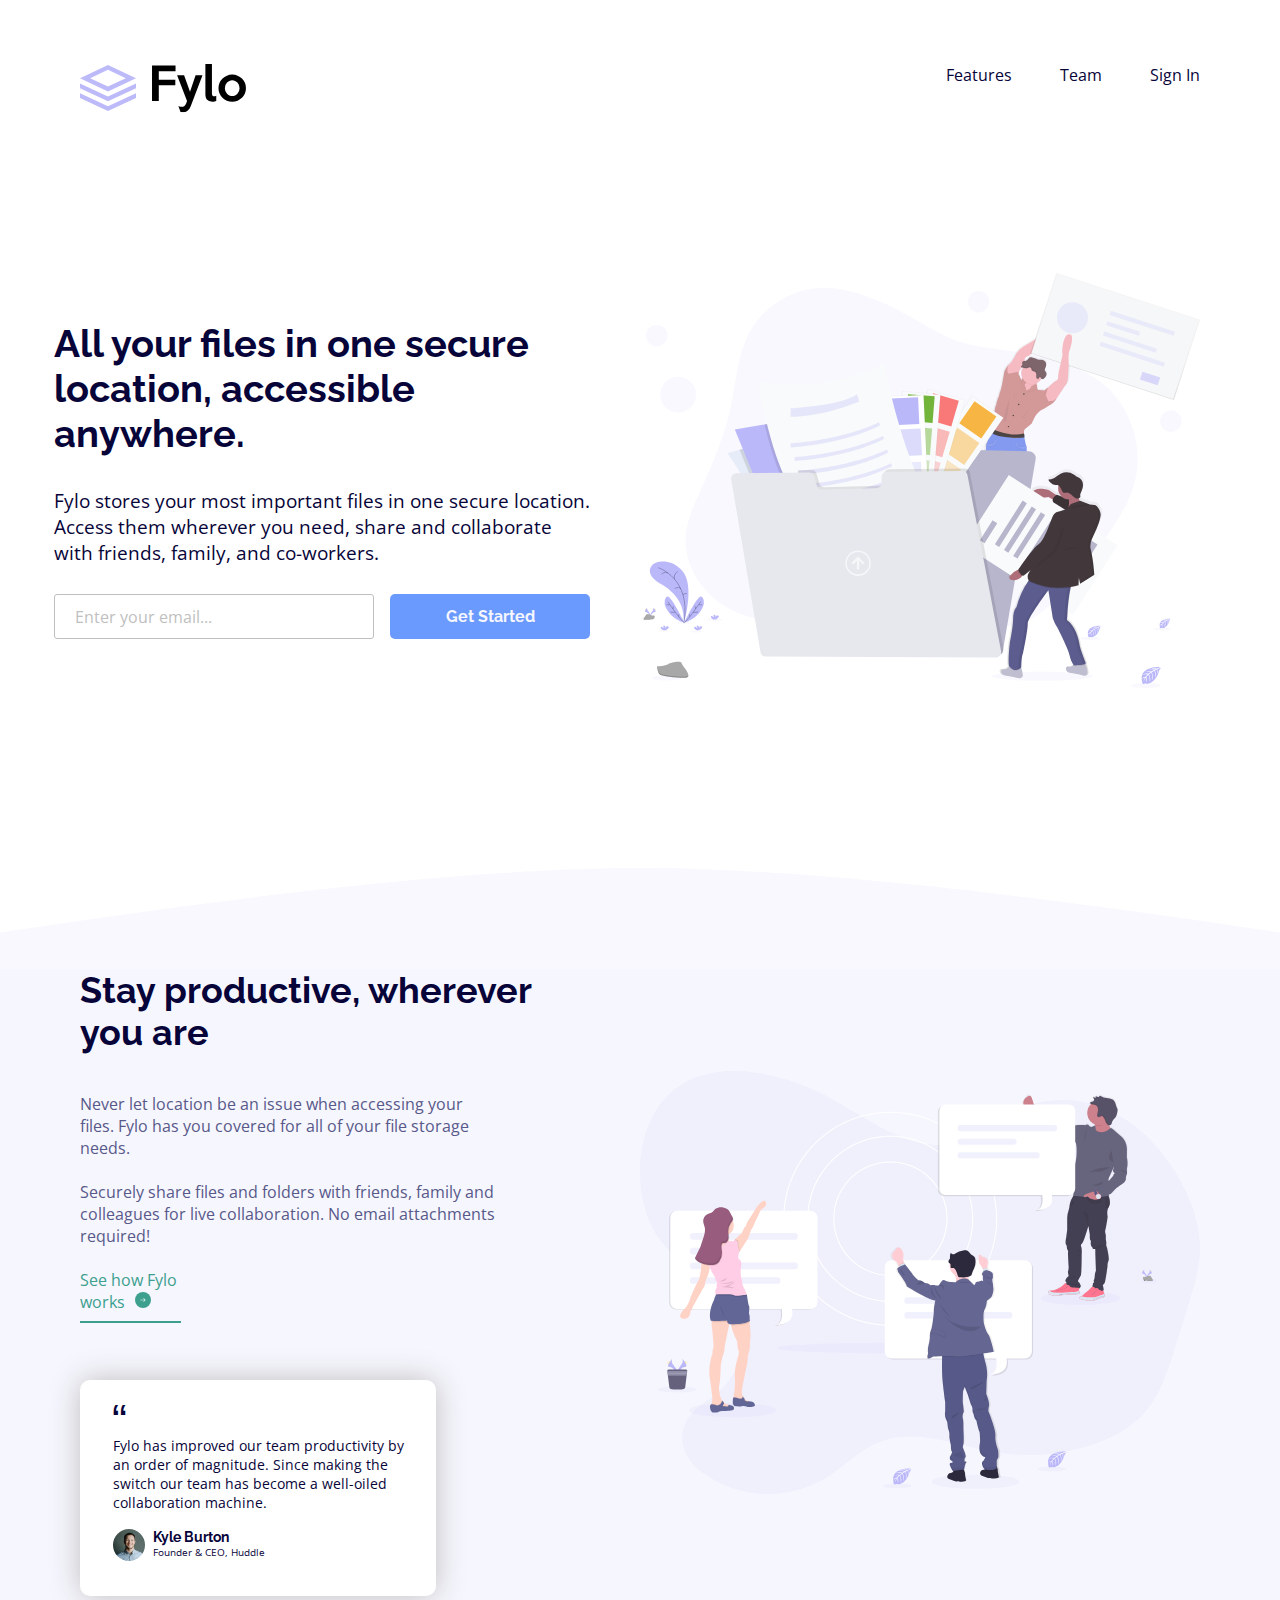
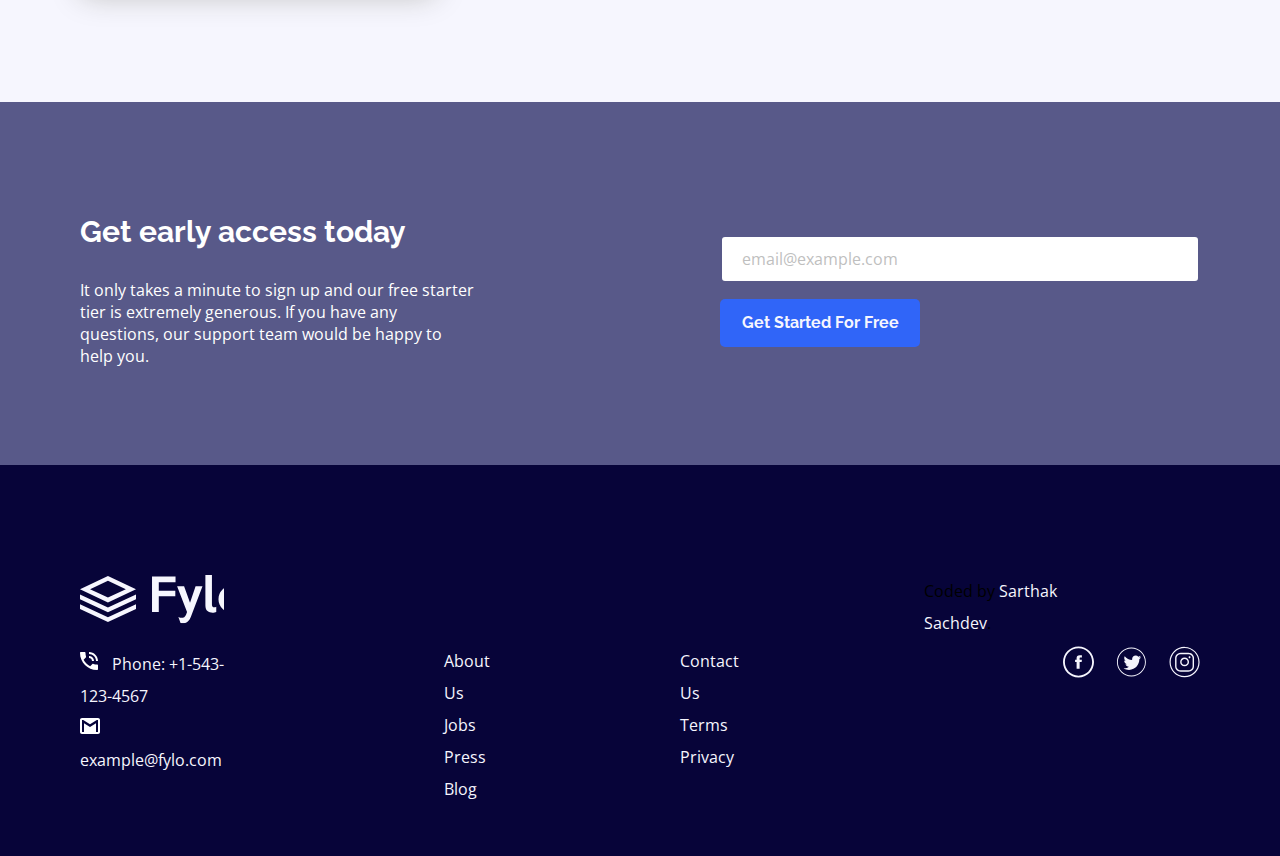
<file: index.html>
<!DOCTYPE html>
<html lang="en">
  <head>
    <meta charset="UTF-8" />
    <meta name="viewport" content="width=device-width, initial-scale=1.0" />

    <link
      rel="icon"
      type="image/png"
      sizes="32x32"
      href="./images/favicon-32x32.png"
    />
    <link rel="stylesheet" href="style.css" />
    <title>Fylo- file management application</title>
  </head>

  <body>
    <main>
      <h1 class="sr-only">Fylo- File management application for the modern generation</h1>
      <header>
        <svg
          width="166"
          height="49"
          xmlns="http://www.w3.org/2000/svg"
          xmlns:xlink="http://www.w3.org/1999/xlink"
        >
          <defs>
            <path id="a" d="M.014.03h93.96v48.29H.015z" />
          </defs>
          <g fill="none" fill-rule="evenodd">
            <path
              d="M0 14.13v.123l27.95 13.13L56 14.209v-.033L27.95 1 0 14.13zm10.077.062L27.95 5.795l17.877 8.397-17.877 8.396-17.874-8.396zM27.95 32.483L0 19.55v4.784l27.95 12.964L56 24.289v-4.784L27.95 32.483zm0 9.703L0 29.25v4.783L27.95 47 56 33.99v-4.784l-28.05 12.98z"
              fill="#BDBAFA"
            />
            <g transform="translate(72)">
              <mask id="b" fill="#fff">
                <use xlink:href="#a" />
              </mask>
              <path
                d="M87.56 24.152a8.1 8.1 0 0 0-2.161-5.573 7.259 7.259 0 0 0-2.34-1.673 6.864 6.864 0 0 0-2.85-.601c-1.01 0-1.961.2-2.852.601a7.257 7.257 0 0 0-2.34 1.673 8.102 8.102 0 0 0-2.16 5.574 8.102 8.102 0 0 0 2.16 5.573 7.257 7.257 0 0 0 2.34 1.672 6.864 6.864 0 0 0 2.851.602c1.01 0 1.96-.2 2.852-.602a7.259 7.259 0 0 0 2.339-1.672 8.1 8.1 0 0 0 2.16-5.574zm6.415 0c0 1.932-.357 3.723-1.07 5.373a13.098 13.098 0 0 1-2.94 4.28c-1.247 1.205-2.71 2.156-4.388 2.854-1.678.699-3.468 1.048-5.369 1.048-1.9 0-3.683-.349-5.346-1.048a13.863 13.863 0 0 1-4.366-2.876 13.351 13.351 0 0 1-2.94-4.302c-.713-1.65-1.07-3.426-1.07-5.329 0-1.873.364-3.634 1.092-5.284a13.92 13.92 0 0 1 2.962-4.325 13.671 13.671 0 0 1 4.367-2.898 13.552 13.552 0 0 1 5.301-1.048c1.901 0 3.69.35 5.369 1.048 1.678.698 3.14 1.65 4.388 2.854 1.248 1.204 2.228 2.638 2.94 4.302.713 1.665 1.07 3.449 1.07 5.351zM64.258 36.905a8.6 8.6 0 0 1-1.715.58c-.638.148-1.3.222-1.982.222a9.84 9.84 0 0 1-2.74-.379 6.003 6.003 0 0 1-2.295-1.226c-.653-.565-1.173-1.3-1.56-2.207-.385-.907-.578-2-.578-3.277V.029h6.549v29.474c0 1.07.215 1.806.646 2.207.43.401.943.602 1.537.602.742 0 1.455-.223 2.138-.669v5.262zM50.492 11.22L38.908 41.854c-.861 2.289-1.99 3.939-3.386 4.95-1.396 1.01-3.06 1.515-4.99 1.515-.297 0-.623-.022-.98-.066a7.352 7.352 0 0 1-1.025-.201l-2.138-5.975a8.486 8.486 0 0 0 1.56.557c.534.134 1.039.201 1.514.201 1.01 0 1.93-.23 2.762-.691.832-.46 1.47-1.315 1.916-2.564l.891-2.586-9.935-25.773h6.995l5.925 16.588 5.57-16.588h6.905zM23.538 7.342H6.786v8.294h16.529v5.618H6.785v15.784H.015V1.412h23.524v5.93z"
                fill="#000"
                mask="url(#b)"
              />
            </g>
          </g>
        </svg>

        <nav>
          <ul class="nav_links">
            <li class="features"><a href="">Features</a></li>
            <li class="team"><a href="">Team</a></li>
            <li class="sign-up"><a href="">Sign In</a></li>
          </ul>
        </nav>
      </header>

      <section class="fylo-intro">
        <img
          src="images/illustration-1.svg"
          alt="this is an illustration of 2 people putting all their files in one huge folder"
          class="illustration-1"
        />
        <div class="get-started">
          <h2>All your files in one secure location, accessible anywhere.</h2>

          <p>
            Fylo stores your most important files in one secure location. Access
            them wherever you need, share and collaborate with friends, family,
            and co-workers.
          </p>

          <form class="email">
            <input
              type="email"
              placeholder="Enter your email..."
              required
              oninvalid="this.setCustomValidity('please check your email')"
            />
            <button type="submit">Get Started</button>
          </form>
        </div>
      </section>

      <picture>
        <source
          media="(min-width: 751px)"
          srcset="images/bg-curve-desktop.svg"
        />
        <img
          src="images/bg-curve-mobile.svg"
          alt="curve-mobile"
          id="bg-curve-mobile"
        />
      </picture>

      <section class="productive">
        <img
          src="images/illustration-2.svg"
          alt="this is an illustration of 3 people holding up speach bubbles"
          class="illustration-2"
        />
        <div class="prod-desc">
          <h2>Stay productive, wherever you are</h2>

          <p>
            Never let location be an issue when accessing your files. Fylo has
            you covered for all of your file storage needs.
          </p>

          <br />

          <p>
            Securely share files and folders with friends, family and colleagues
            for live collaboration. No email attachments required!
          </p>

          <br />

          <div class="see-more">
            <a href="">
              See how Fylo works<svg
                width="16"
                height="16"
                xmlns="http://www.w3.org/2000/svg"
                xmlns:xlink="http://www.w3.org/1999/xlink"
              >
                <defs>
                  <circle id="b" cx="6" cy="6" r="6" />
                  <filter
                    x="-25%"
                    y="-25%"
                    width="150%"
                    height="150%"
                    filterUnits="objectBoundingBox"
                    id="a"
                  >
                    <feOffset in="SourceAlpha" result="shadowOffsetOuter1" />
                    <feGaussianBlur
                      stdDeviation="1"
                      in="shadowOffsetOuter1"
                      result="shadowBlurOuter1"
                    />
                    <feColorMatrix
                      values="0 0 0 0 0.239215686 0 0 0 0 0.62745098 0 0 0 0 0.560784314 0 0 0 0.793506567 0"
                      in="shadowBlurOuter1"
                    />
                  </filter>
                </defs>
                <g fill="none" fill-rule="evenodd">
                  <g transform="translate(2 2)">
                    <use fill="#000" filter="url(#a)" xlink:href="#b" />
                    <use fill="#3DA08F" xlink:href="#b" />
                  </g>
                  <path
                    d="M8.582 6l-.363.35 1.452 1.4H5.333v.5h4.338L8.22 9.65l.363.35 2.074-2z"
                    fill="#FFF"
                  />
                </g>
              </svg>
            </a>
          </div>

          <br />

          <div class="testimonial">
            <img src="images/icon-quotes.svg" alt="" />
            <p>
              Fylo has improved our team productivity by an order of magnitude.
              Since making the switch our team has become a well-oiled
              collaboration machine.
            </p>

            <div class="profile">
              <img src="images/avatar-testimonial.jpg" alt="" />

              <span>
                <h3>Kyle Burton</h3>
                <p>Founder & CEO, Huddle</p>
              </span>
            </div>
          </div>
        </div>
      </section>

      <section class="early-access">
        <div class="ea-desc">
          <h2>Get early access today</h2>

          <p>
            It only takes a minute to sign up and our free starter tier is
            extremely generous. If you have any questions, our support team
            would be happy to help you.
          </p>
        </div>

        <form class="free-trial">
          <input
            type="email"
            placeholder="email@example.com"
            required
            oninvalid="setCustomValidity('please check email')"
          />
          <button type="submit">Get Started For Free</button>
        </form>
      </section>

      <footer>
        <div class="fylo-footer">
          <svg
            width="166"
            height="49"
            xmlns="http://www.w3.org/2000/svg"
            xmlns:xlink="http://www.w3.org/1999/xlink"
          >
            <defs>
              <path id="a" d="M.014.03h93.96v48.29H.015z" />
            </defs>
            <g fill="none" fill-rule="evenodd">
              <path
                d="M0 14.13v.123l27.95 13.13L56 14.209v-.033L27.95 1 0 14.13zm10.077.062L27.95 5.795l17.877 8.397-17.877 8.396-17.874-8.396zM27.95 32.483L0 19.55v4.784l27.95 12.964L56 24.289v-4.784L27.95 32.483zm0 9.703L0 29.25v4.783L27.95 47 56 33.99v-4.784l-28.05 12.98z"
                fill="#BDBAFA"
              />
              <g transform="translate(72)">
                <mask id="b" fill="#fff">
                  <use xlink:href="#a" />
                </mask>
                <path
                  d="M87.56 24.152a8.1 8.1 0 0 0-2.161-5.573 7.259 7.259 0 0 0-2.34-1.673 6.864 6.864 0 0 0-2.85-.601c-1.01 0-1.961.2-2.852.601a7.257 7.257 0 0 0-2.34 1.673 8.102 8.102 0 0 0-2.16 5.574 8.102 8.102 0 0 0 2.16 5.573 7.257 7.257 0 0 0 2.34 1.672 6.864 6.864 0 0 0 2.851.602c1.01 0 1.96-.2 2.852-.602a7.259 7.259 0 0 0 2.339-1.672 8.1 8.1 0 0 0 2.16-5.574zm6.415 0c0 1.932-.357 3.723-1.07 5.373a13.098 13.098 0 0 1-2.94 4.28c-1.247 1.205-2.71 2.156-4.388 2.854-1.678.699-3.468 1.048-5.369 1.048-1.9 0-3.683-.349-5.346-1.048a13.863 13.863 0 0 1-4.366-2.876 13.351 13.351 0 0 1-2.94-4.302c-.713-1.65-1.07-3.426-1.07-5.329 0-1.873.364-3.634 1.092-5.284a13.92 13.92 0 0 1 2.962-4.325 13.671 13.671 0 0 1 4.367-2.898 13.552 13.552 0 0 1 5.301-1.048c1.901 0 3.69.35 5.369 1.048 1.678.698 3.14 1.65 4.388 2.854 1.248 1.204 2.228 2.638 2.94 4.302.713 1.665 1.07 3.449 1.07 5.351zM64.258 36.905a8.6 8.6 0 0 1-1.715.58c-.638.148-1.3.222-1.982.222a9.84 9.84 0 0 1-2.74-.379 6.003 6.003 0 0 1-2.295-1.226c-.653-.565-1.173-1.3-1.56-2.207-.385-.907-.578-2-.578-3.277V.029h6.549v29.474c0 1.07.215 1.806.646 2.207.43.401.943.602 1.537.602.742 0 1.455-.223 2.138-.669v5.262zM50.492 11.22L38.908 41.854c-.861 2.289-1.99 3.939-3.386 4.95-1.396 1.01-3.06 1.515-4.99 1.515-.297 0-.623-.022-.98-.066a7.352 7.352 0 0 1-1.025-.201l-2.138-5.975a8.486 8.486 0 0 0 1.56.557c.534.134 1.039.201 1.514.201 1.01 0 1.93-.23 2.762-.691.832-.46 1.47-1.315 1.916-2.564l.891-2.586-9.935-25.773h6.995l5.925 16.588 5.57-16.588h6.905zM23.538 7.342H6.786v8.294h16.529v5.618H6.785v15.784H.015V1.412h23.524v5.93z"
                  fill="#000"
                  mask="url(#b)"
                />
              </g>
            </g>
          </svg>

          <div class="contact-info">
            <p>
              <img src="images/icon-phone.svg" alt="" />
              Phone: +1-543-123-4567
            </p>
            <p>
              <img src="images/icon-email.svg" alt="" />
              example@fylo.com
            </p>
          </div>
        </div>

        <nav class="footer-nav">
          <ul class="info-list">
            <li id="abous-us"><a href="">About Us</a></li>
            <li id="jobs"><a href="">Jobs</a></li>
            <li id="press"><a href="">Press</a></li>
            <li id="blog"><a href="">Blog</a></li>
          </ul>
          <ul class="contact-list">
            <li id="contact-us"><a href="">Contact Us</a></li>
            <li id="terms"><a href="">Terms</a></li>
            <li id="privacy"><a href="">Privacy</a></li>
          </ul>
        </nav>

	<div class="attribution">
    		Coded by <a href="https://github.com/SartHak-0-Sach" target="_blank">Sarthak Sachdev</a>.
  	</div>

        <div class="social-media">
          <a aria-label="facebook" href=""
            ><svg viewBox="0 0 50 50" xmlns="http://www.w3.org/2000/svg">
              <path
                d="M25 50c13.807 0 25-11.193 25-25S38.807 0 25 0 0 11.193 0 25s11.193 25 25 25Zm0-3c12.15 0 22-9.85 22-22S37.15 3 25 3 3 12.85 3 25s9.85 22 22 22Zm1.815-11V24.999h3.254l.431-3.791h-3.685l.005-1.898c0-.989.1-1.518 1.623-1.518h2.034V14h-3.255c-3.91 0-5.285 1.84-5.285 4.932v2.276H19.5v3.791h2.437V36h4.878Zm0 0"
                fill="#f6f6fe"
                fill-rule="evenodd"
                class="fill-000000"
              ></path></svg
          ></a>
          <a class="twitter" aria-label="twitter" href=""
            ><svg
              viewBox="0 0 512 512"
              xml:space="preserve"
              xmlns="http://www.w3.org/2000/svg"
            >
              <g fill="#f6f6fe" class="fill-469ae9">
                <path
                  d="M415 177.721c-10.697 4.755-22.209 7.962-34.288 9.397 12.333-7.383 21.79-19.079 26.25-33.03a119.51 119.51 0 0 1-37.909 14.495c-10.886-11.6-26.403-18.854-43.573-18.854-32.964 0-59.693 26.727-59.693 59.699 0 4.672.526 9.226 1.548 13.603-49.616-2.493-93.609-26.255-123.053-62.374-5.139 8.812-8.081 19.066-8.081 30.017 0 20.709 10.538 38.984 26.556 49.687-9.781-.313-18.99-3-27.041-7.472-.006.248-.006.502-.006.755 0 28.919 20.579 53.041 47.891 58.535a60 60 0 0 1-15.729 2.092c-3.851 0-7.591-.373-11.235-1.075 7.602 23.715 29.646 40.981 55.765 41.458-20.431 16.013-46.166 25.559-74.14 25.559-4.814 0-9.569-.284-14.241-.839 26.426 16.946 57.802 26.822 91.512 26.822 109.811 0 169.852-90.963 169.852-169.852 0-2.588-.053-5.168-.165-7.731 11.659-8.4 21.782-18.919 29.78-30.892z"
                ></path>
                <path
                  d="M254.5 16.5c-131.996 0-239 107.004-239 239s107.004 239 239 239 239-107.004 239-239-107.004-239-239-239zm158.392 397.392C370.584 456.2 314.333 479.5 254.5 479.5s-116.084-23.3-158.392-65.608C53.8 371.584 30.5 315.333 30.5 255.5S53.8 139.416 96.108 97.108C138.416 54.8 194.667 31.5 254.5 31.5s116.084 23.3 158.392 65.608C455.2 139.416 478.5 195.667 478.5 255.5s-23.3 116.084-65.608 158.392z"
                ></path>
              </g></svg
          ></a>
          <a aria-label="instagram" href=""
            ><svg
              viewBox="0 0 512 512"
              xml:space="preserve"
              xmlns="http://www.w3.org/2000/svg"
            >
              <g fill="#f6f6fe" class="fill-964dd4">
                <path
                  d="M256.7 507.9C120 507.5 7.8 396.4 8.5 255.6 9.1 116.5 121.2 4.7 260 6.2c135.2 1.5 246.6 112.2 245.5 252.9-1 138.4-112 248.6-248.8 248.8zm.4-482c-124.2-.4-227.7 100.8-229 228.6-1.3 130.7 103 232.5 226.4 233.8 126.1 1.3 230.7-100.7 231.4-229.1.6-129.7-101.6-233.3-228.8-233.3z"
                ></path>
                <path
                  d="M413.1 259.9c0 22-.6 44 .1 66 1.4 39-24.7 71.2-58.6 83.8-11.3 4.2-23 6.5-35.1 6.5-41.8-.1-83.6.4-125.5-.2-35.1-.5-62.9-15.2-81.8-45.3-7.4-11.8-11.2-24.9-11.3-38.8-.2-47.8-.6-95.6.1-143.5.4-30.8 16.1-53.5 41.6-69.8 16.3-10.4 34.4-14.8 53.6-14.8 41.2 0 82.3-.3 123.5.1 32.4.4 59.1 13.2 78.4 39.7 9.8 13.5 15 28.8 15 45.7v70.6zm-289.1-.1v69.5c0 9 1.9 17.5 6.1 25.5 13.8 26 36.5 37.7 64.9 38.1 40.6.6 81.3.1 121.9.2 10.9 0 21.5-1.9 31.7-5.9 25.4-10 41.4-33.1 41.4-60.3V191.5c0-12.9-3.6-24.6-11.4-35-14.9-19.8-35.3-29-59.6-29.2-41.3-.4-82.6-.2-123.9-.1-9.2 0-18.1 1.8-26.8 4.9-25.4 9.2-45.4 32.7-44.4 63.3.7 21.4.1 42.9.1 64.4z"
                ></path>
                <path
                  d="M257.3 182c40.7 0 73.7 32.5 73.6 72.6-.1 39.7-33.2 72.3-73.5 72.3-40.7 0-73.4-32.4-73.4-72.7 0-40 32.7-72.2 73.3-72.2zm50 72.3c-.1-27.1-22.5-49.1-50.1-49.1-27.3 0-50.1 22.4-50.1 49.3 0 27 22.5 48.9 50.3 48.9 27.9-.1 50-21.8 49.9-49.1zM323.9 176.1c-.1-9.1 6.7-16.2 15.3-16.2 8.5 0 15.7 7.4 15.6 16.1 0 8.8-7.3 16.1-15.8 16-8.4-.1-15.1-7.1-15.1-15.9z"
                ></path>
              </g></svg
          ></a>
        </div>
      </footer>
    </main>
  </body>
</html>
</file>
<file: style.css>
@import url('https://fonts.googleapis.com/css2?family=Open+Sans&family=Raleway:wght@400;700&display=swap');

:root {
    --primary-verydarkBlue: hsl(243, 87%, 12%);
    --primary-desaturatedBlue: hsl(238, 22%, 44%);

    --accent-brightBlue: hsl(224, 93%, 58%);
    --accent-moderateCyan: hsl(170, 45%, 43%);

    --neutral-lightgrayishBlue: hsl(240, 75%, 98%);
    --neutral-lightGray: hsl(0, 0%, 75%);

    --fs-paragraph: 1rem;

    /*Headings, Call-to-actions, Header Navigation*/
    --ff-heading: 'Raleway', sans-serif;

    --ff-body: 'Open Sans', sans-serif;

    --fw-Bold: 700;
}

/*=======================================*/
/*||||||||||=====CSS RESET=====||||||||||*/
/*=======================================*/
*,
*::before,
*::after {
    box-sizing: border-box;
}

* {
    margin: 0;
    padding: 0;
    font: inherit;
}

html {
    color-scheme: dark light;
}

body {
    min-height: 100vh;
}

img,
picture,
svg,
video {
    display: block;
    max-width: 100%;
}

a {
    text-decoration: none;
}

button:hover {
    cursor: pointer;
}

li {
    list-style: none;
}

.sr-only:not(:focus):not(:active) {
    clip: rect(0 0 0 0);
    clip-path: inset(50%);
    height: 1px;
    overflow: hidden;
    position: absolute;
    white-space: nowrap;
    width: 1px;
}

/*========================================*/
/*========================================*/

body {
    background-color: white;
    font-family: var(--ff-body);
    font-size: 1.75rem;
}

main {
    width: 100%;
}

h2 {
    font-family: var(--ff-heading);
    color: var(--primary-verydarkBlue);
}

p {
    color: var(--primary-verydarkBlue);
}

header {
    display: flex;
    padding: 0 48px;
    margin: 3rem 0 11.875rem 0;
    justify-content: flex-end;
}

header svg {
    margin-right: auto;
}

.nav_links {
    display: flex;
    gap: 3rem;
}

.nav_links a {
    color: var(--primary-verydarkBlue);
}

.fylo-intro {
    text-align: center;
    padding-bottom: 11.25rem;
}

.illustration-1 {
    width: 75%;
    margin: 0 auto;
}

.get-started h2 {
    font-weight: var(--fw-Bold);
    font-size: 3rem;
    margin: 5.625rem 2.5rem 3.75rem 2.5rem;
}

.get-started p {
    margin: 0 5.625rem 3.75rem 5.625rem;
}

.email {
    display: flex;
    flex-direction: column;
    justify-content: center;
    align-items: center;
}

.email input,
.email button {
    width: 38rem;
    height: 5rem;
    border-radius: 0.3125rem;
}

.email input {
    background-color: white;
    color: var(--primary-verydarkBlue);
    padding-left: 2.5rem;
    margin-bottom: 2rem;
    border-color: var(--primary-desaturatedBlue);
    border-style: solid;
}

.email button {
    background-color: var(--accent-brightBlue);
    font-family: var(--ff-heading);
    font-weight: var(--fw-Bold);
    border: none;
    color: var(--neutral-lightgrayishBlue);
}

.email button,
.free-trial button:hover {
    background-color: hsl(221, 100%, 71%);
}

::placeholder {
    color: var(--neutral-lightGray);
}

/*===========================================*/

.productive {
    background-color: var(--neutral-lightgrayishBlue);
    padding-bottom: 10.1875rem;
    display: flex;
    flex-direction: column;
    align-items: center;
}

.illustration-2 {
    margin: 0 auto;
    width: 75%;
}

.productive h2 {
    font-size: 2rem;
    font-weight: var(--fw-Bold);
    text-align: center;
    margin: 0 0 3.75rem 0;
}

.prod-desc p {
    margin: 0 3.75rem 0 2.5rem;
    color: var(--primary-desaturatedBlue);
}

.see-more {
    display: flex;
    justify-content: center;
    flex-direction: row;
    margin: 0 14.0625rem;
    padding-bottom: 0.3125rem;
    position: relative;
}

.see-more::after {
    content: " ";
    position: absolute;
    bottom: -5px;
    height: 2px;
    width: 100%;
    background-color: var(--accent-moderateCyan);
}

.see-more a {
    color: var(--accent-moderateCyan);
}

.see-more svg {
    display: inline;
    margin: 0 0 0 0.625rem;
    width: 1rem;
    height: 1rem;
    background-color: #3DA08F;
    border-radius: 100%;
}

.see-more:hover::after {
    color: hsl(174, 59%, 88%);
    background-color: hsl(174, 59%, 88%);
}

.see-more svg:hover {
    background-color: hsl(174, 59%, 88%);
}

.see-more a:hover {
    color: hsl(174, 59%, 88%);
}

.testimonial {
    padding: 2.25rem 0 2.5rem 0;
    margin: 0 5.9375rem 0 5.9375rem;
    display: flex;
    flex-direction: column;
    background-color: white;
    border-radius: 0.625rem;
    box-shadow: 0px 0px 1.875rem var(--neutral-lightGray);
}

.testimonial img {
    display: flex;
    justify-content: left;
    align-items: left;
    width: 1.8125rem;
    height: 1.8125rem;
    margin: 0 0 1.5625rem 0;
    margin-left: 3.125rem;
}

.testimonial p {
    font-size: 1.3125rem;
    margin: 0 2rem 2rem 3.3125rem;
    color: var(--primary-verydarkBlue);
}

.profile {
    display: flex;
}

.profile img {
    width: 3rem;
    height: 3rem;
    border-radius: 100%;
}

span {
    margin-left: 0.875rem;
}

.profile h3 {
    color: var(--primary-verydarkBlue);
    font-family: var(--ff-heading);
    font-weight: var(--fw-Bold);
    font-size: 1.3125rem;
}

.profile p {
    font-size: 0.8125rem;
    margin: 0;
}

/*====================================*/
.early-access {
    background-color: var(--primary-desaturatedBlue);
    text-align: center;
    display: flex;
    flex-direction: column;
    align-items: center;
    justify-content: center;
}

.early-access h2 {
    color: white;
    font-weight: var(--fw-Bold);
    font-size: 2.25rem;
    margin: 7.1875rem 0 3.125rem 0;
}

.early-access p {
    font-size: 1.75rem;
    color: white;
    padding: 0 7.375rem 0 4.5rem;
    margin-bottom: 3.125rem;
}

.free-trial input,
.free-trial button {
    width: 30rem;
    height: 4rem;
    border-radius: 0.3125rem;
    margin: 0 8.625rem 0 8.25rem;
}

.free-trial input {
    background-color: white;
    color: var(--primary-verydarkBlue);
    padding-left: 1.25rem;
    margin-bottom: 2rem;
    border-color: var(--primary-desaturatedBlue);
    border-style: solid;
}

.free-trial button {
    background-color: var(--accent-brightBlue);
    font-family: var(--ff-heading);
    font-weight: var(--fw-Bold);
    border: none;
    margin-bottom: 8.875rem;
    color: var(--neutral-lightgrayishBlue);
}

/*===========================================*/

footer {
    display: flex;
    flex-direction: column;
    padding-left: 5rem;
    padding-bottom: 5.875rem;
    padding-top: 8.125rem;
    background-color: var(--primary-verydarkBlue);
    line-height: 2em;
}

footer path {
    fill: var(--neutral-lightgrayishBlue);
}

.contact-info {
    margin-top: 4.5rem;
}

.contact-info img {
    display: inline;
    margin-right: 0.625rem;
}

.contact-info p {
    color: var(--neutral-lightgrayishBlue);
}

footer nav {
    margin-top: 7.5rem;
    margin-bottom: 5rem;
}

footer li {
    list-style: none;
}

footer a {
    color: var(--neutral-lightgrayishBlue);
}

.contact-list {
    margin-top: 6.25rem;
}

.social-media {
    display: flex;
    justify-content: center;
    flex-direction: row;
}

.social-media svg {
    width: 3.375rem;
    height: 3.375rem;
}

.twitter {
    margin: 0 1.375rem;
}

.footer-nav a:hover {
    color: var(--accent-brightBlue);
}

.social-media path:hover {
    fill: var(--accent-brightBlue);
}

/*=========================================*/

@media (min-width: 751px) {
    body {
        font-size: var(--fs-paragraph);
    }

    main {
        padding-top: 4rem;
    }

    header {
        margin: 0 0 10rem 0;
        padding: 0 5rem;
    }

    .fylo-intro {
        display: flex;
        flex-direction: row-reverse;
        text-align: left;
        padding: 0 5rem;
        align-items: center;
        gap: 3.125rem;
        padding-bottom: 11.25rem;
    }

    .get-started {
        width: 50%;
    }

    .get-started h2 {
        margin: 0 0 2rem 0;
        font-size: 2.375rem;
    }

    .get-started p {
        padding: 0;
        margin: 0 0 1.75rem 0;
        font-size: 1.1875rem;
    }

    .email {
        display: flex;
        flex-direction: row;
        justify-content: left;
        margin: 0;
        gap: 1rem;
    }

    .email input {
        width: 20rem;
        height: 2.8125rem;
        margin: 0;
        border: 0.0625rem solid var(--neutral-lightGray);
        border-radius: 0.1875rem;
        padding-left: 1.25rem;
    }

    .email button {
        width: 12.5rem;
        height: 2.8125rem;
    }

    .illustration-1 {
        width: 50%;
    }

    .productive {
        display: flex;
        flex-direction: row-reverse;
        margin: 0;
        padding: 0 5rem 6.625rem 5rem;
        text-align: left;
        gap: 5rem;
    }

    .illustration-2 {
        width: 50%;
    }

    .prod-desc {
        width: 50%;
    }

    .prod-desc h2 {
        margin: 0 0 2.5rem 0;
        text-align: left;
        font-size: 2.25rem;
    }

    .prod-desc p {
        padding: 0 3.75rem 0 0;
        margin: 0;
    }

    .see-more {
        display: flex;
        justify-content: left;
        margin: 0 0 2.5rem 0;
        width: 21%;

    }

    .testimonial {
        width: 22.25rem;
        height: 13.5rem;
        display: flex;
        margin: 0;
        padding: 0 1.25rem 0 2.0625rem;
    }

    .testimonial img {
        width: 0.8125rem;
        height: 0.75rem;
        margin: 1.5625rem 0 1.1875rem 0;
    }

    .testimonial p {
        font-size: 0.875rem;
        padding: 0;
        margin: 0 0 1.0625rem 0;
    }

    #bg-curve-mobile{
        width: 100%;
    }

    .profile {
        margin: 0;
        padding: 0;
    }

    .profile img {
        width: 2rem;
        height: 2rem;
        margin: 0;
    }

    span {
        margin-left: 8px;
    }

    .profile h3 {
        font-size: 0.875rem;
    }

    .profile p {
        font-size: 0.625rem;
    }

    .early-access {
        display: flex;
        flex-direction: row;
        margin: 0;
        padding: 7rem 5rem 6.125rem 5rem;
        gap: 15.25rem;
    }

    .ea-desc {
        text-align: left;
        width: 50%;
        padding: 0;
        margin: 0;
    }

    .ea-desc h2 {
        margin: 0;
        padding: 0;
        font-size: 1.875rem;
        margin-bottom: 1.875rem;
    }

    .ea-desc p {
        padding: 0;
        margin: 0;
        font-size: 1rem;
    }

    .free-trial {
        display: flex;
        flex-direction: column;
        margin: 0;
        padding: 0;
        width: 50%;
        gap: 1rem;
    }

    .free-trial input {
        width: 30rem;
        height: 3rem;
        margin: 0;
        padding-left: 1.25rem;
    }

    .free-trial button {
        width: 12.5rem;
        height: 3rem;
        margin: 0;
        padding: 0;
    }

    footer {
        display: flex;
        flex-direction: row;
        padding: 6.875rem 5rem 4.5rem 5rem;
        margin: 0;
        height: 24.4375rem;
    }

    .fylo-footer {
        margin: 0 13.75rem 0 0;
        padding: 0;
    }

    .contact-info {
        margin: 1.5rem 0 0 0;
    }

    .footer-nav {
        display: flex;
        gap: 11.875rem;
        margin: 0;
        padding: 4.375rem 0 0 0;
    }

    .contact-list {
        margin-top: 0;
        margin-right: 11.5625rem;
    }

    .social-media {
        margin: 0;
        padding: 3.75rem 0 0 0;
    }

    .social-media a {
        height: 1.9375rem;
        width: 1.9375rem;
    }

}
</file>
